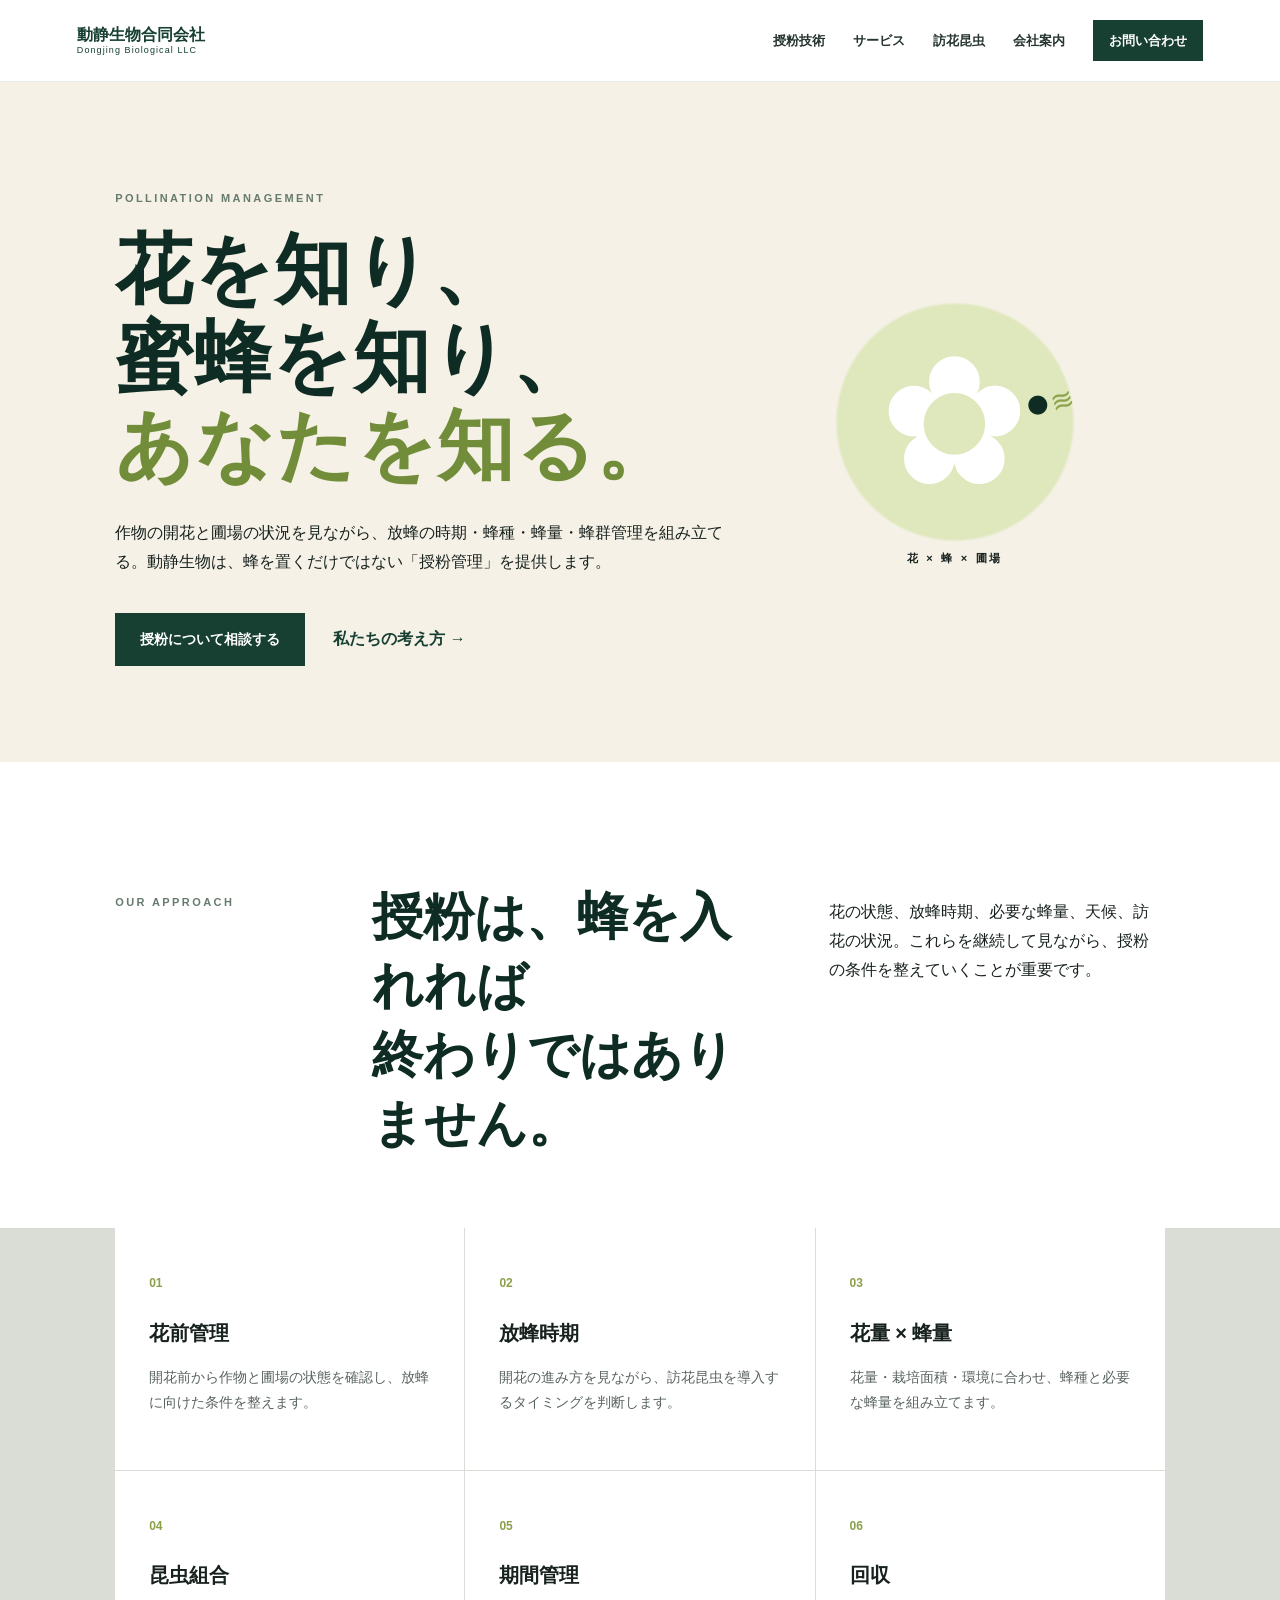
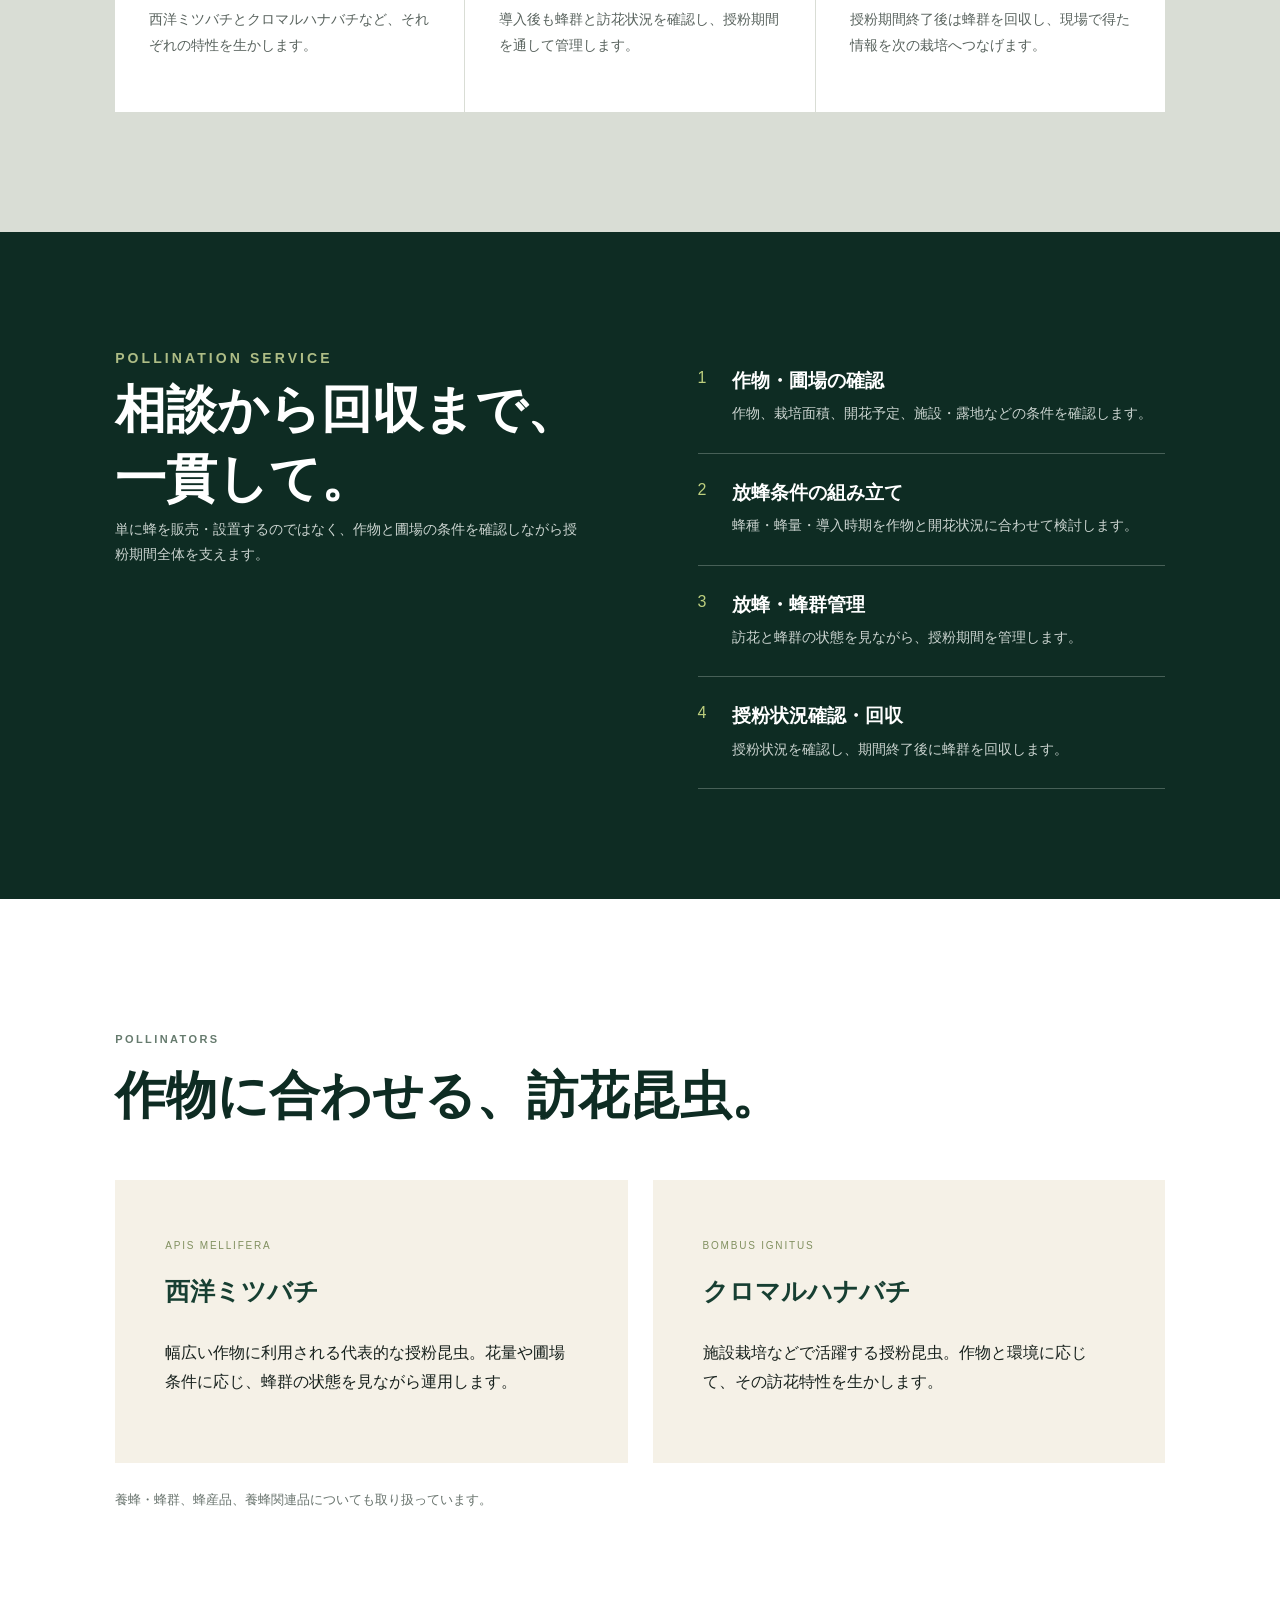
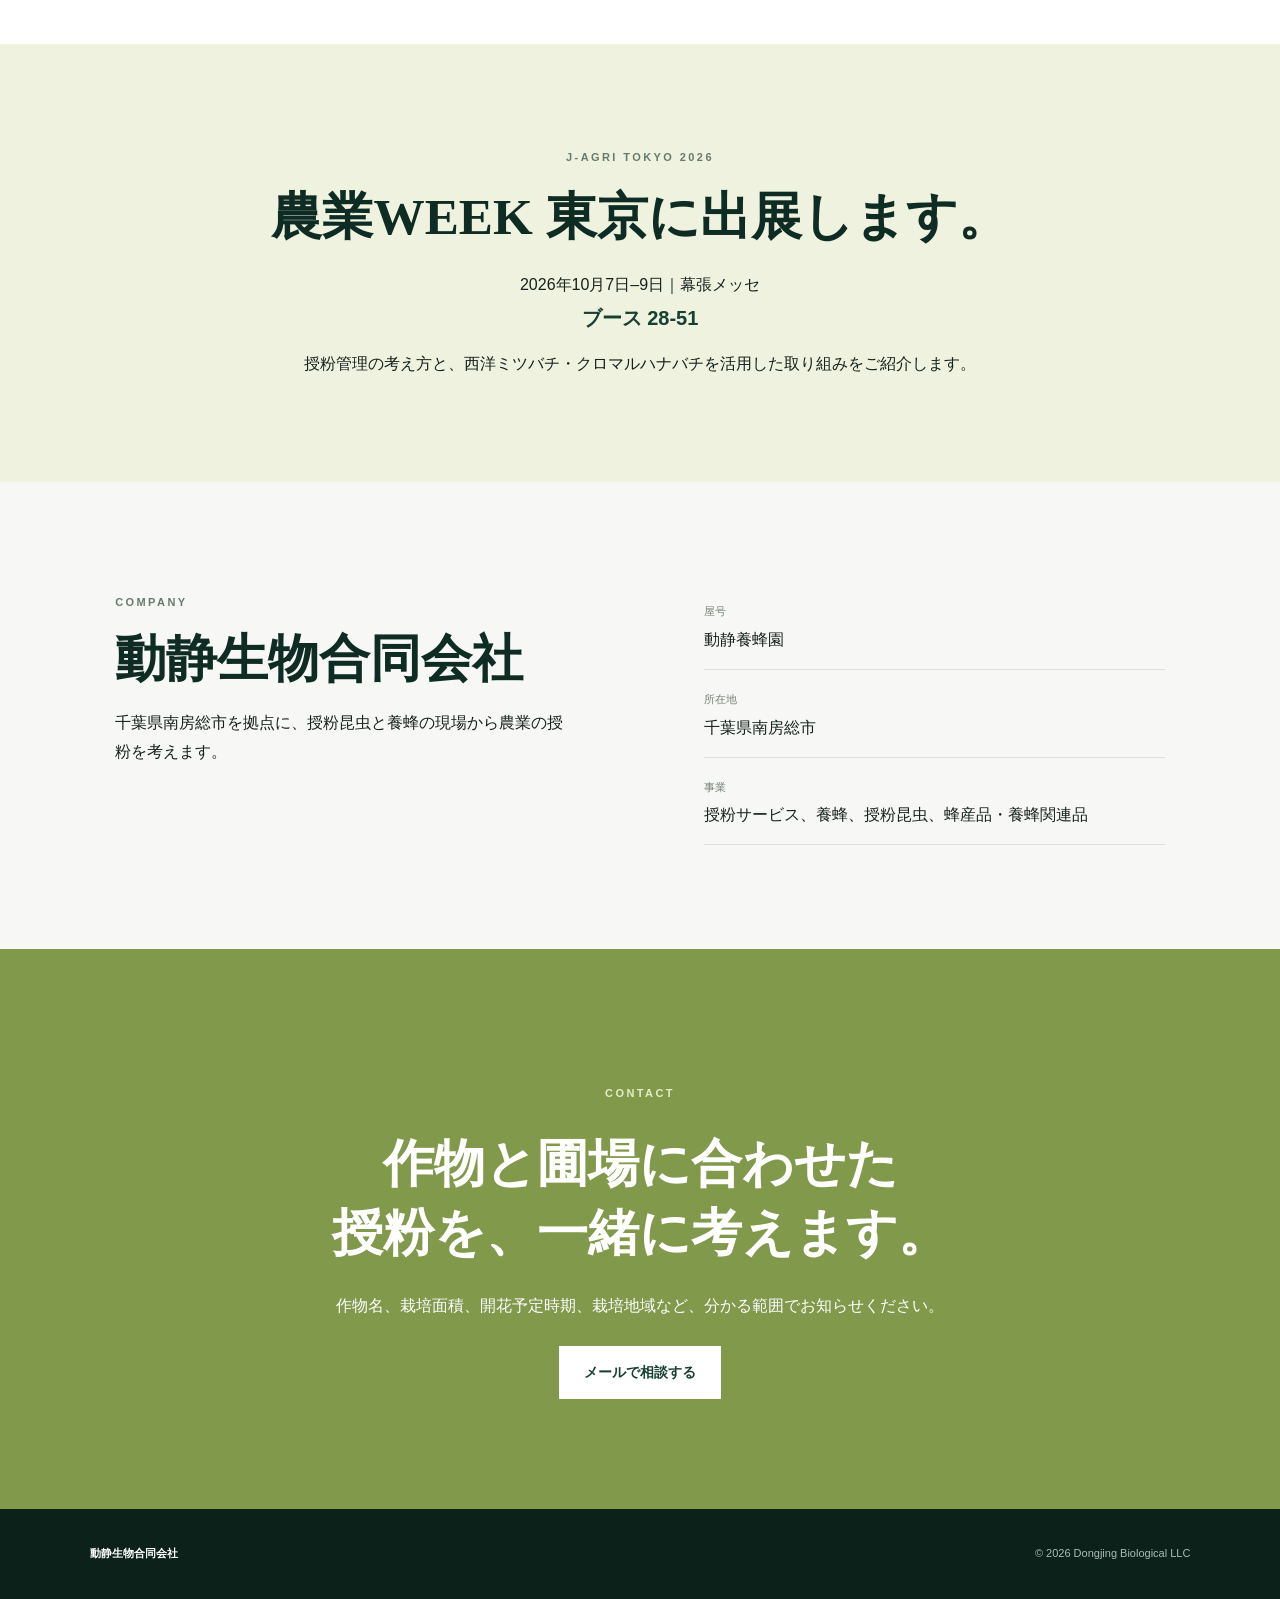
<file: index.html>
<!doctype html>
<html lang="ja"><head><meta charset="utf-8"><meta name="viewport" content="width=device-width,initial-scale=1">
<meta name="description" content="動静生物合同会社｜作物・開花・圃場条件に合わせた授粉技術と訪花昆虫管理">
<title>動静生物合同会社｜授粉技術</title><link rel="stylesheet" href="styles.css"></head>
<body><header class="nav"><a class="brand" href="#top"><span>動静生物合同会社</span><small>Dongjing Biological LLC</small></a><nav><a href="#pollination">授粉技術</a><a href="#process">サービス</a><a href="#bees">訪花昆虫</a><a href="#company">会社案内</a><a class="cta" href="#contact">お問い合わせ</a></nav></header>
<main id="top"><section class="hero"><div class="hero-inner"><p class="eyebrow">POLLINATION MANAGEMENT</p><h1>花を知り、<br>蜜蜂を知り、<br><em>あなたを知る。</em></h1><p class="lead">作物の開花と圃場の状況を見ながら、放蜂の時期・蜂種・蜂量・蜂群管理を組み立てる。動静生物は、蜂を置くだけではない「授粉管理」を提供します。</p><div class="actions"><a class="button" href="#contact">授粉について相談する</a><a class="textlink" href="#pollination">私たちの考え方 →</a></div></div><div class="hero-art"><div class="flower">✿</div><div class="bee">●<span>≋</span></div><p>花 × 蜂 × 圃場</p></div></section>
<section class="intro" id="pollination"><p class="kicker">OUR APPROACH</p><h2>授粉は、蜂を入れれば<br>終わりではありません。</h2><p>花の状態、放蜂時期、必要な蜂量、天候、訪花の状況。これらを継続して見ながら、授粉の条件を整えていくことが重要です。</p></section>
<section class="cards"><article><b>01</b><h3>花前管理</h3><p>開花前から作物と圃場の状態を確認し、放蜂に向けた条件を整えます。</p></article><article><b>02</b><h3>放蜂時期</h3><p>開花の進み方を見ながら、訪花昆虫を導入するタイミングを判断します。</p></article><article><b>03</b><h3>花量 × 蜂量</h3><p>花量・栽培面積・環境に合わせ、蜂種と必要な蜂量を組み立てます。</p></article><article><b>04</b><h3>昆虫組合</h3><p>西洋ミツバチとクロマルハナバチなど、それぞれの特性を生かします。</p></article><article><b>05</b><h3>期間管理</h3><p>導入後も蜂群と訪花状況を確認し、授粉期間を通して管理します。</p></article><article><b>06</b><h3>回収</h3><p>授粉期間終了後は蜂群を回収し、現場で得た情報を次の栽培へつなげます。</p></article></section>
<section class="process" id="process"><div><p class="kicker">POLLINATION SERVICE</p><h2>相談から回収まで、<br>一貫して。</h2><p class="process-lead">単に蜂を販売・設置するのではなく、作物と圃場の条件を確認しながら授粉期間全体を支えます。</p></div><ol><li><span>1</span><div><h3>作物・圃場の確認</h3><p>作物、栽培面積、開花予定、施設・露地などの条件を確認します。</p></div></li><li><span>2</span><div><h3>放蜂条件の組み立て</h3><p>蜂種・蜂量・導入時期を作物と開花状況に合わせて検討します。</p></div></li><li><span>3</span><div><h3>放蜂・蜂群管理</h3><p>訪花と蜂群の状態を見ながら、授粉期間を管理します。</p></div></li><li><span>4</span><div><h3>授粉状況確認・回収</h3><p>授粉状況を確認し、期間終了後に蜂群を回収します。</p></div></li></ol></section>
<section class="bees" id="bees"><p class="kicker">POLLINATORS</p><h2>作物に合わせる、訪花昆虫。</h2><div class="beegrid"><article><span class="species">APIS MELLIFERA</span><h3>西洋ミツバチ</h3><p>幅広い作物に利用される代表的な授粉昆虫。花量や圃場条件に応じ、蜂群の状態を見ながら運用します。</p></article><article><span class="species">BOMBUS IGNITUS</span><h3>クロマルハナバチ</h3><p>施設栽培などで活躍する授粉昆虫。作物と環境に応じて、その訪花特性を生かします。</p></article></div><p class="minor">養蜂・蜂群、蜂産品、養蜂関連品についても取り扱っています。</p></section>
<section class="exhibition"><p class="kicker">J-AGRI TOKYO 2026</p><h2>農業WEEK 東京に出展します。</h2><p>2026年10月7日–9日｜幕張メッセ<br><strong>ブース 28-51</strong></p><p>授粉管理の考え方と、西洋ミツバチ・クロマルハナバチを活用した取り組みをご紹介します。</p></section>
<section class="company" id="company"><div><p class="kicker">COMPANY</p><h2>動静生物合同会社</h2><p>千葉県南房総市を拠点に、授粉昆虫と養蜂の現場から農業の授粉を考えます。</p></div><dl><dt>屋号</dt><dd>動静養蜂園</dd><dt>所在地</dt><dd>千葉県南房総市</dd><dt>事業</dt><dd>授粉サービス、養蜂、授粉昆虫、蜂産品・養蜂関連品</dd></dl></section>
<section class="contact" id="contact"><p class="kicker">CONTACT</p><h2>作物と圃場に合わせた<br>授粉を、一緒に考えます。</h2><p>作物名、栽培面積、開花予定時期、栽培地域など、分かる範囲でお知らせください。</p><a class="button light" href="mailto:dongjingshengwu@gmail.com?subject=授粉についての相談">メールで相談する</a></section></main>
<footer><strong>動静生物合同会社</strong><span>© 2026 Dongjing Biological LLC</span></footer></body></html>
</file>
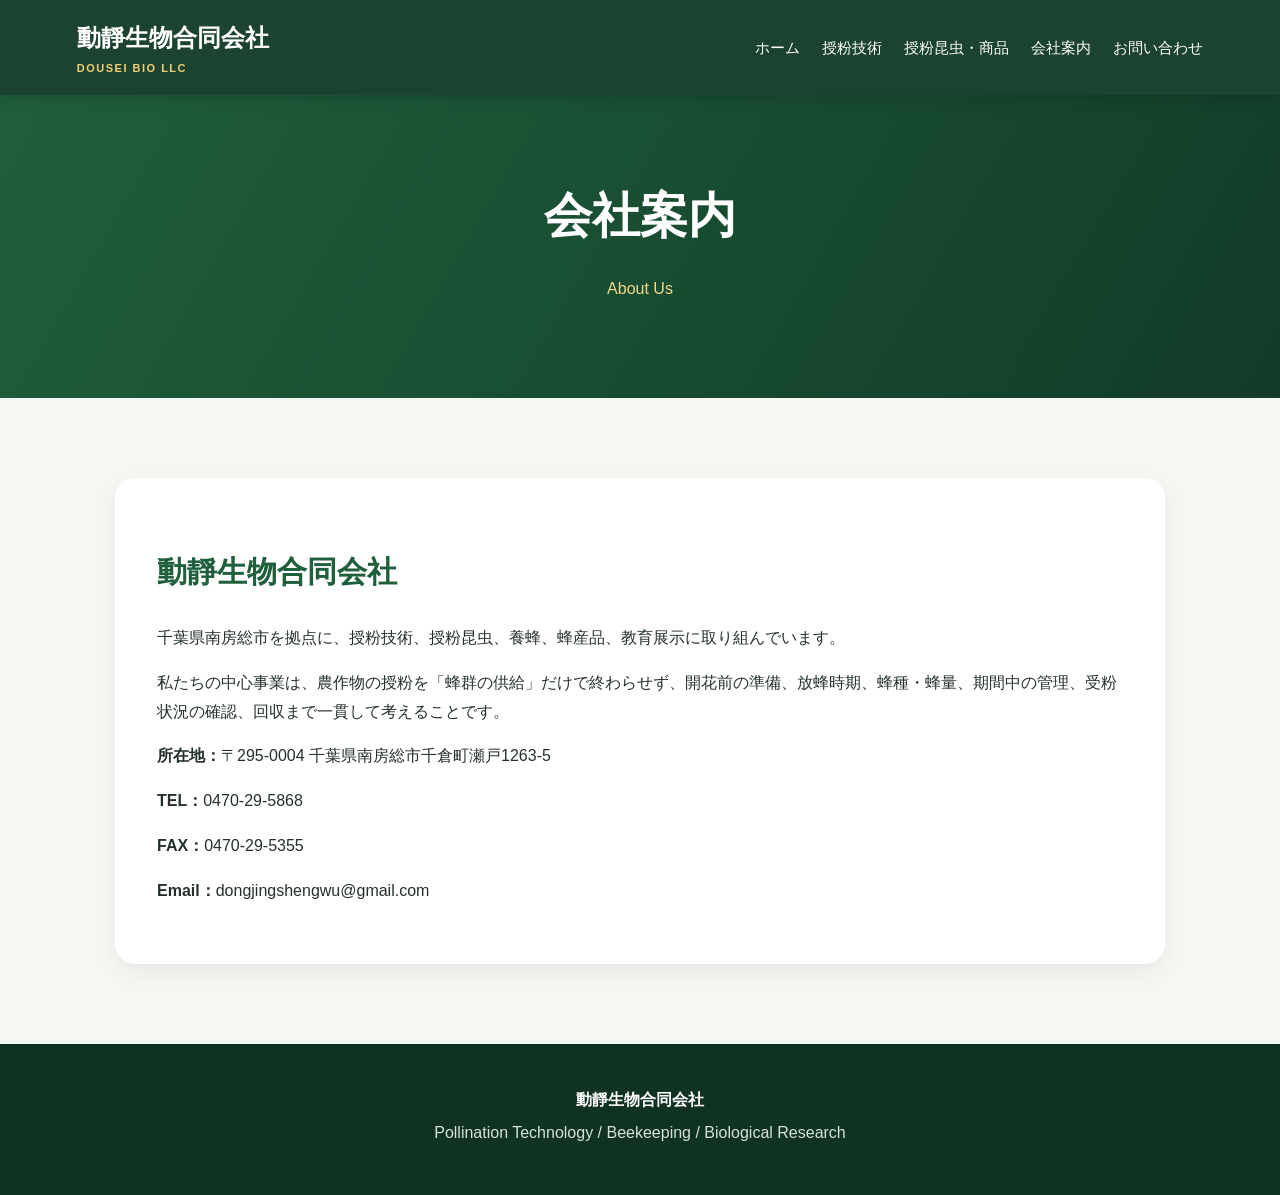
<file: about.html>
<!doctype html><html lang="ja"><head><meta charset="utf-8"><meta name="viewport" content="width=device-width,initial-scale=1"><title>会社案内｜動靜生物合同会社</title><link rel="stylesheet" href="style.css"></head><body><header class="site-header"><div class="logo">動靜生物合同会社<span>DOUSEI BIO LLC</span></div><nav class="nav"><a href="index.html">ホーム</a><a href="service.html">授粉技術</a><a href="products.html">授粉昆虫・商品</a><a href="about.html">会社案内</a><a href="contact.html">お問い合わせ</a></nav></header><section class="page-hero"><h1>会社案内</h1><p>About Us</p></section><section class="section"><div class="content"><h2>動靜生物合同会社</h2><p>千葉県南房総市を拠点に、授粉技術、授粉昆虫、養蜂、蜂産品、教育展示に取り組んでいます。</p><p>私たちの中心事業は、農作物の授粉を「蜂群の供給」だけで終わらせず、開花前の準備、放蜂時期、蜂種・蜂量、期間中の管理、受粉状況の確認、回収まで一貫して考えることです。</p><p><strong>所在地：</strong>〒295-0004 千葉県南房総市千倉町瀬戸1263-5</p><p><strong>TEL：</strong>0470-29-5868</p><p><strong>FAX：</strong>0470-29-5355</p><p><strong>Email：</strong>dongjingshengwu@gmail.com</p></div></section><footer class="footer"><strong>動靜生物合同会社</strong><p>Pollination Technology / Beekeeping / Biological Research</p></footer></body></html>
</file>
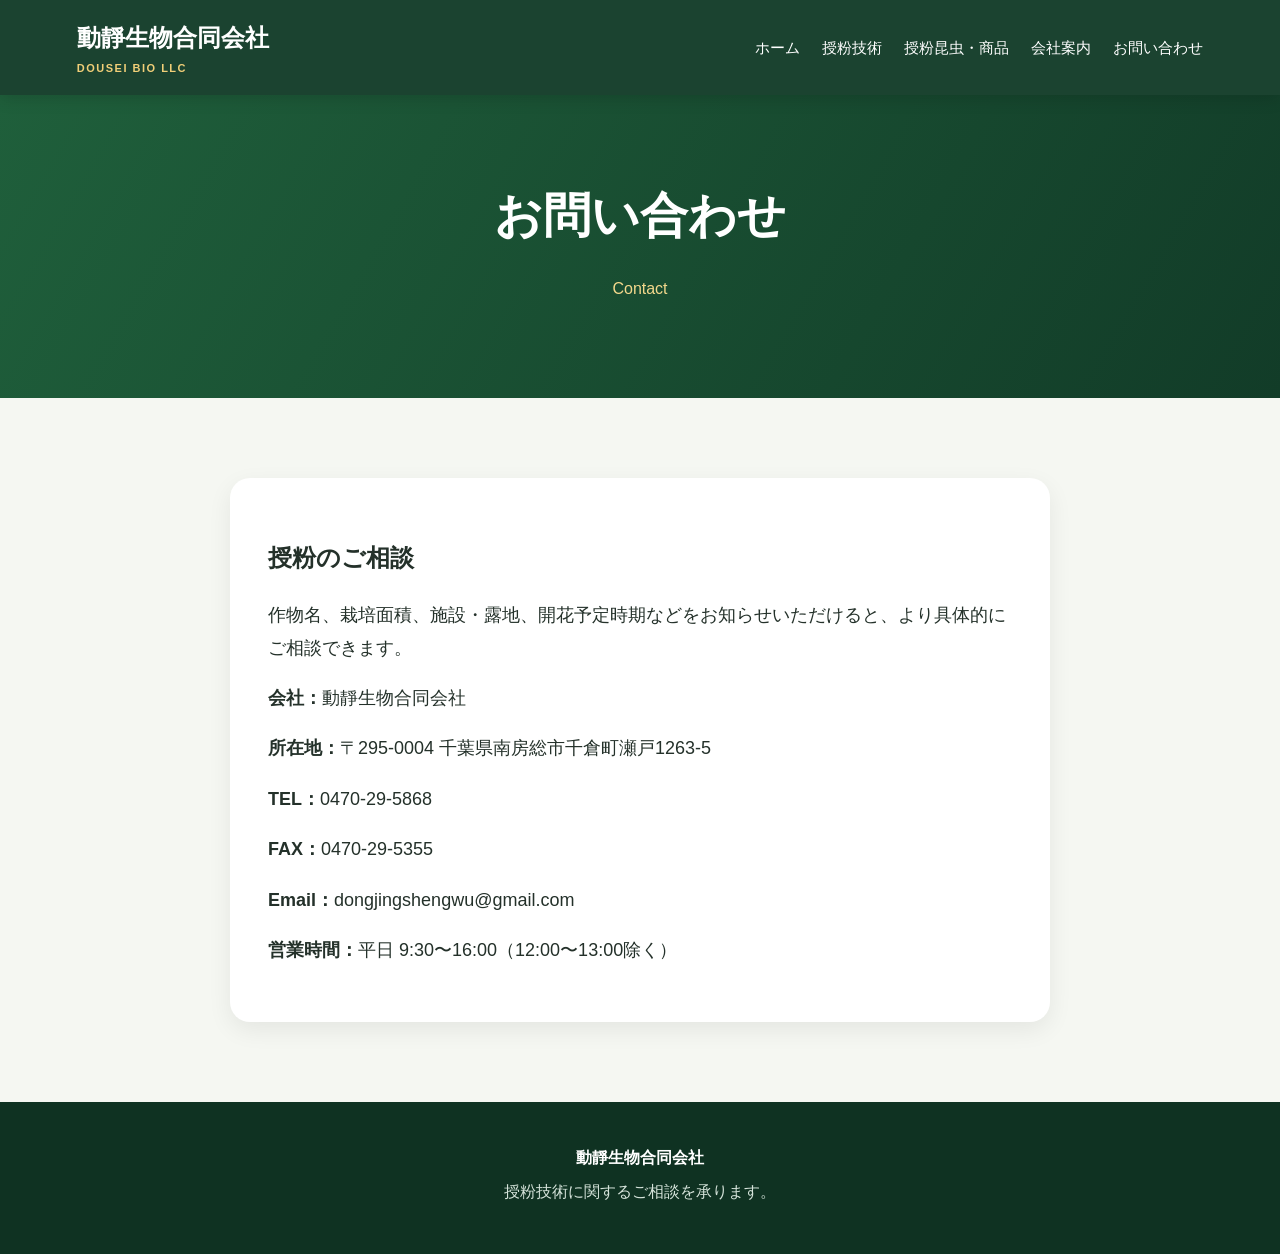
<file: contact.html>
<!doctype html><html lang="ja"><head><meta charset="utf-8"><meta name="viewport" content="width=device-width,initial-scale=1"><title>お問い合わせ｜動靜生物合同会社</title><link rel="stylesheet" href="style.css"></head><body><header class="site-header"><div class="logo">動靜生物合同会社<span>DOUSEI BIO LLC</span></div><nav class="nav"><a href="index.html">ホーム</a><a href="service.html">授粉技術</a><a href="products.html">授粉昆虫・商品</a><a href="about.html">会社案内</a><a href="contact.html">お問い合わせ</a></nav></header><section class="page-hero"><h1>お問い合わせ</h1><p>Contact</p></section><section class="section"><div class="contact-box"><h2>授粉のご相談</h2><p>作物名、栽培面積、施設・露地、開花予定時期などをお知らせいただけると、より具体的にご相談できます。</p><p><strong>会社：</strong>動靜生物合同会社</p><p><strong>所在地：</strong>〒295-0004 千葉県南房総市千倉町瀬戸1263-5</p><p><strong>TEL：</strong>0470-29-5868</p><p><strong>FAX：</strong>0470-29-5355</p><p><strong>Email：</strong><a href="mailto:dongjingshengwu@gmail.com">dongjingshengwu@gmail.com</a></p><p><strong>営業時間：</strong>平日 9:30〜16:00（12:00〜13:00除く）</p></div></section><footer class="footer"><strong>動靜生物合同会社</strong><p>授粉技術に関するご相談を承ります。</p></footer></body></html>
</file>
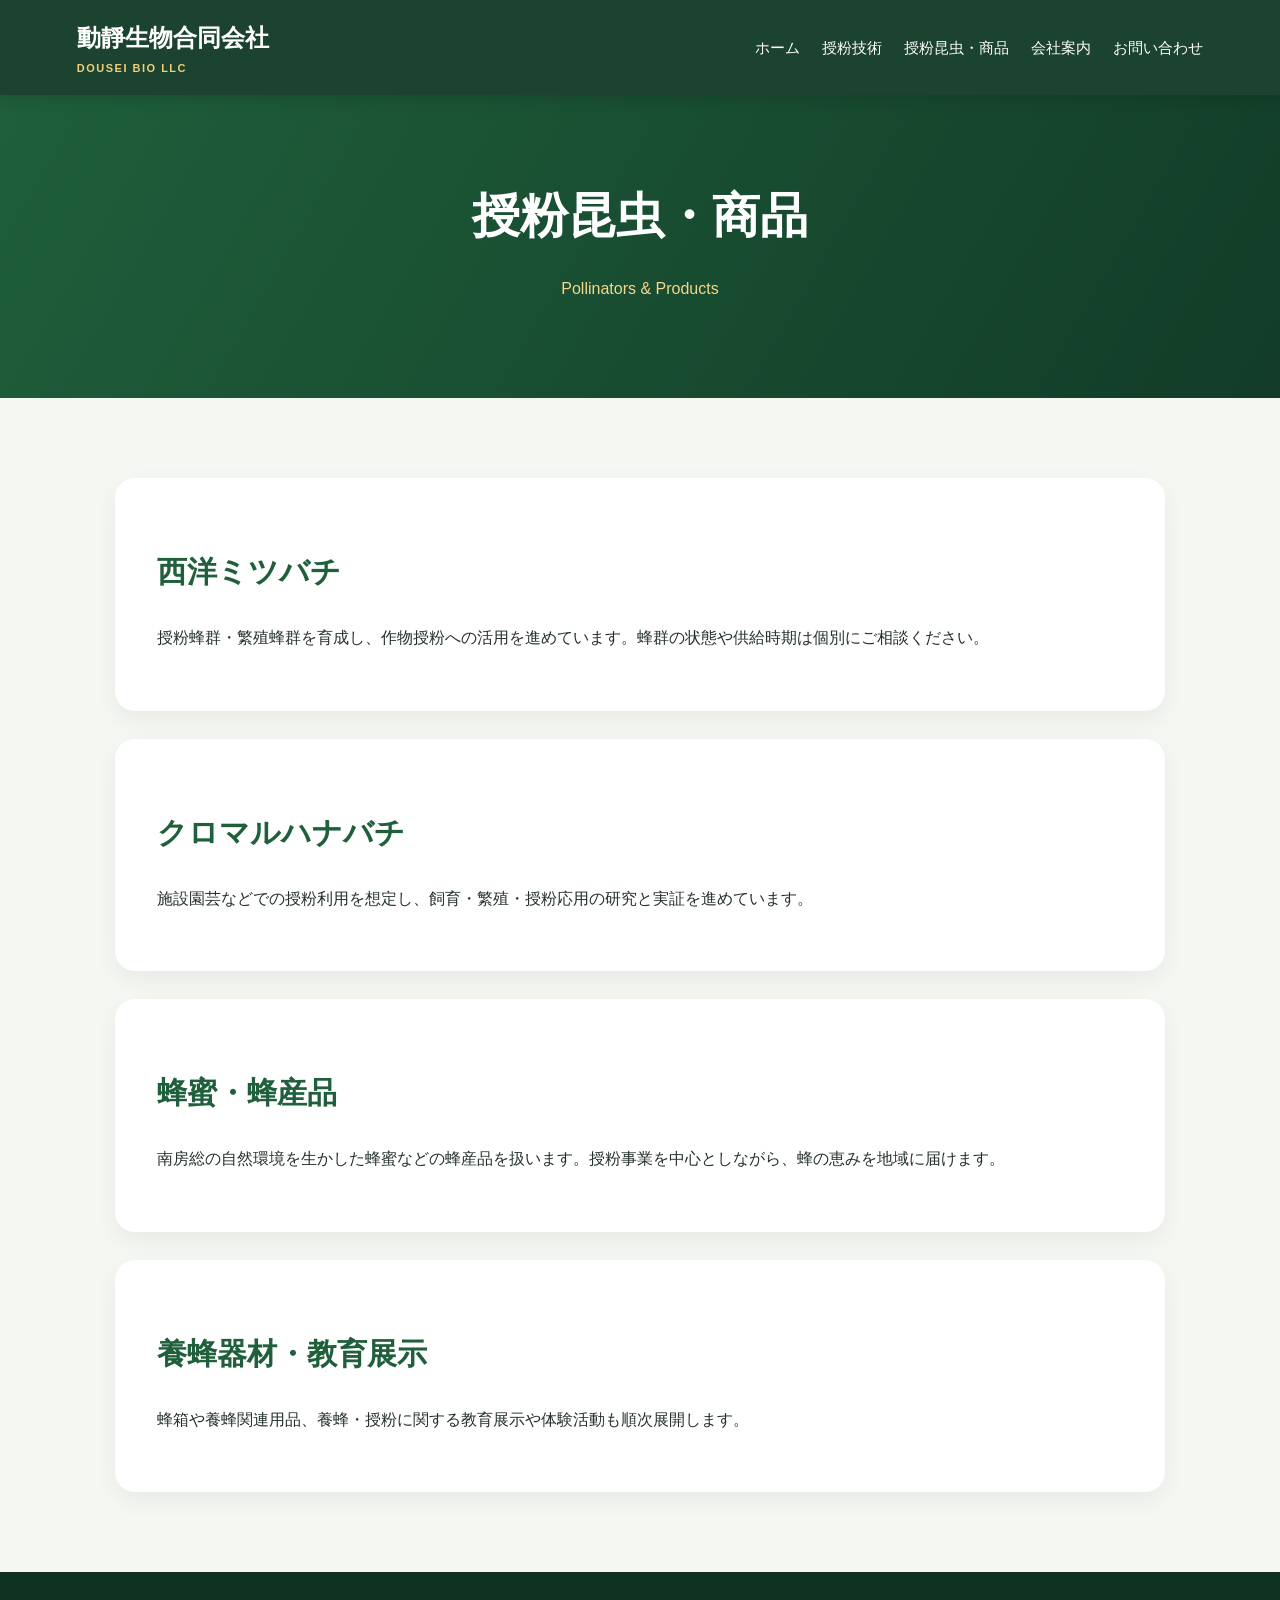
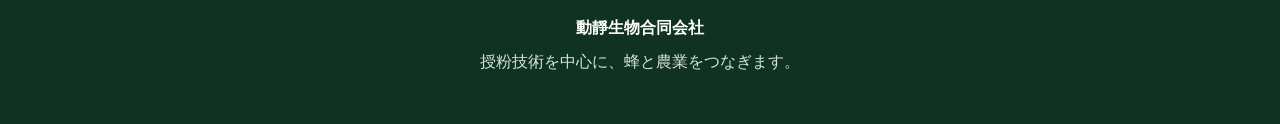
<file: products.html>
<!doctype html><html lang="ja"><head><meta charset="utf-8"><meta name="viewport" content="width=device-width,initial-scale=1"><title>授粉昆虫・商品｜動靜生物合同会社</title><link rel="stylesheet" href="style.css"></head><body><header class="site-header"><div class="logo">動靜生物合同会社<span>DOUSEI BIO LLC</span></div><nav class="nav"><a href="index.html">ホーム</a><a href="service.html">授粉技術</a><a href="products.html">授粉昆虫・商品</a><a href="about.html">会社案内</a><a href="contact.html">お問い合わせ</a></nav></header><section class="page-hero"><h1>授粉昆虫・商品</h1><p>Pollinators & Products</p></section>
<section class="section"><div class="content"><h2>西洋ミツバチ</h2><p>授粉蜂群・繁殖蜂群を育成し、作物授粉への活用を進めています。蜂群の状態や供給時期は個別にご相談ください。</p></div>
<div class="content"><h2>クロマルハナバチ</h2><p>施設園芸などでの授粉利用を想定し、飼育・繁殖・授粉応用の研究と実証を進めています。</p></div>
<div class="content"><h2>蜂蜜・蜂産品</h2><p>南房総の自然環境を生かした蜂蜜などの蜂産品を扱います。授粉事業を中心としながら、蜂の恵みを地域に届けます。</p></div>
<div class="content"><h2>養蜂器材・教育展示</h2><p>蜂箱や養蜂関連用品、養蜂・授粉に関する教育展示や体験活動も順次展開します。</p></div></section><footer class="footer"><strong>動靜生物合同会社</strong><p>授粉技術を中心に、蜂と農業をつなぎます。</p></footer></body></html>
</file>
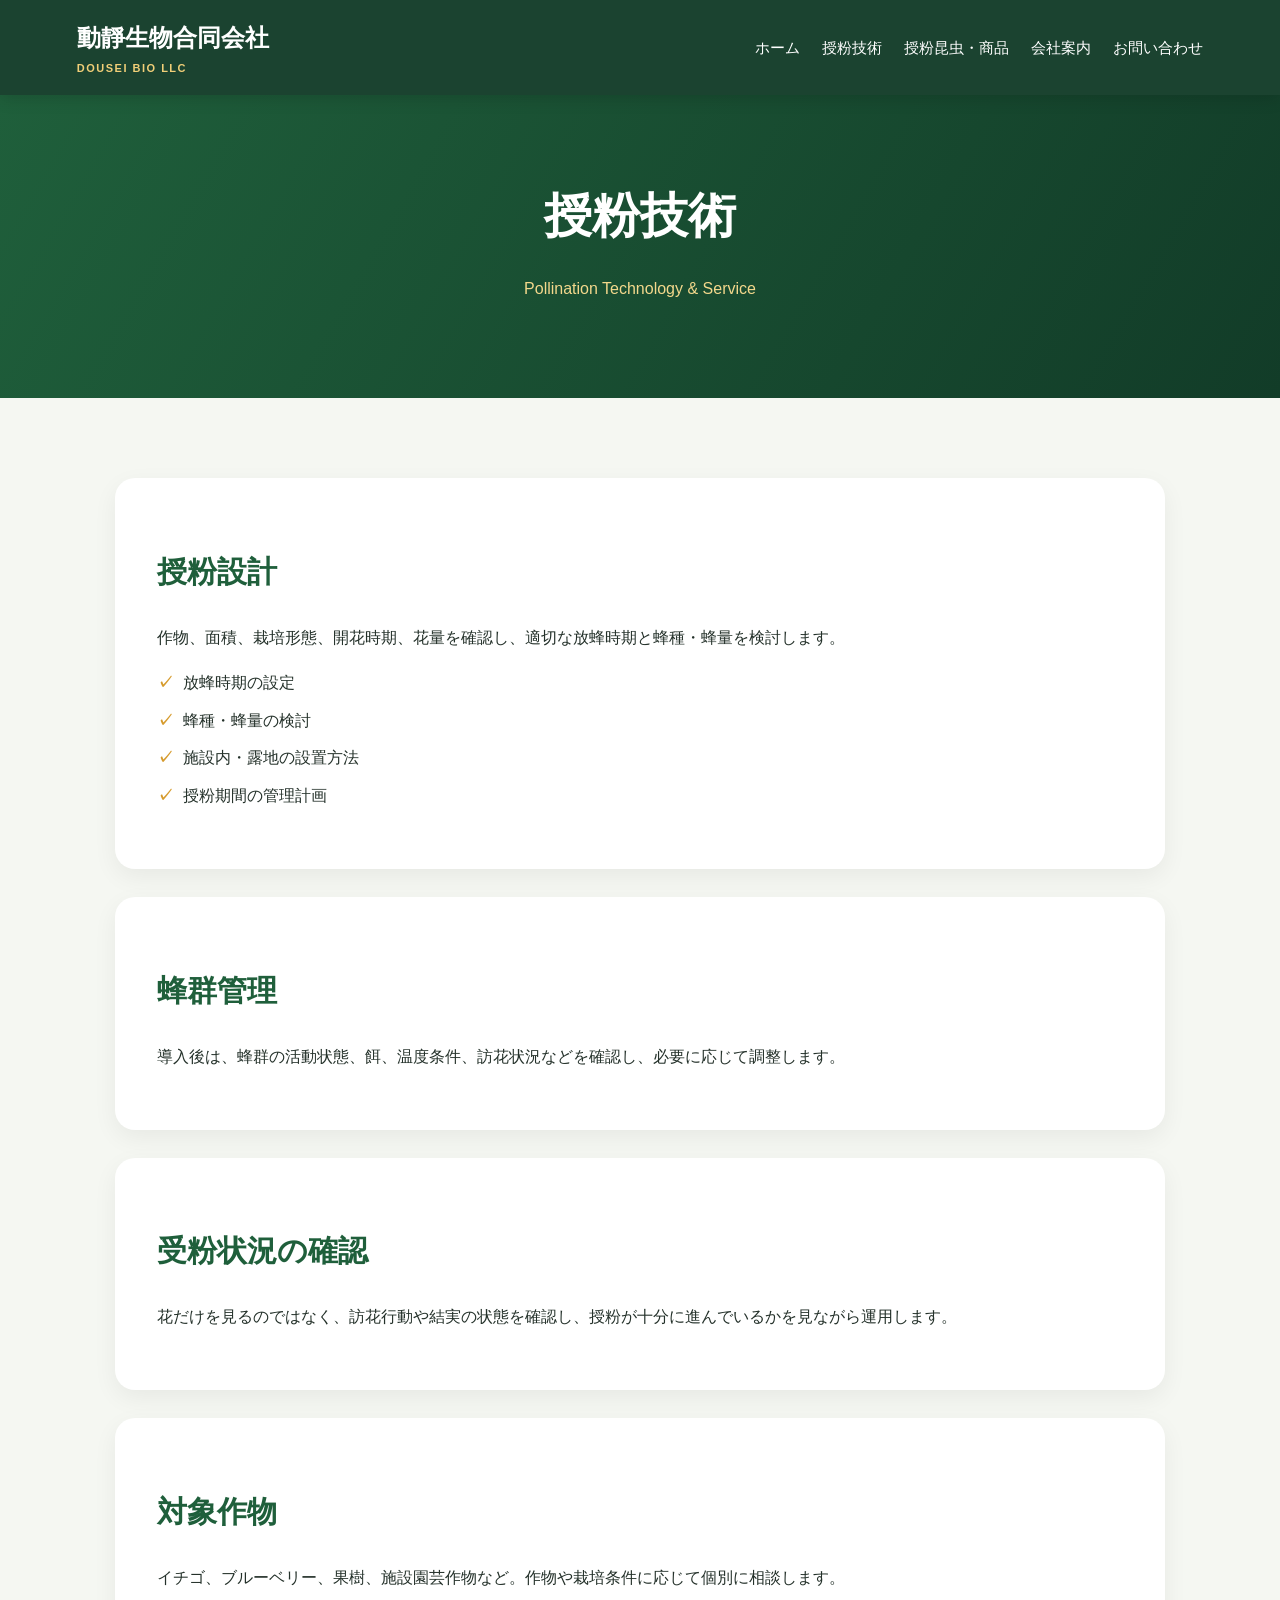
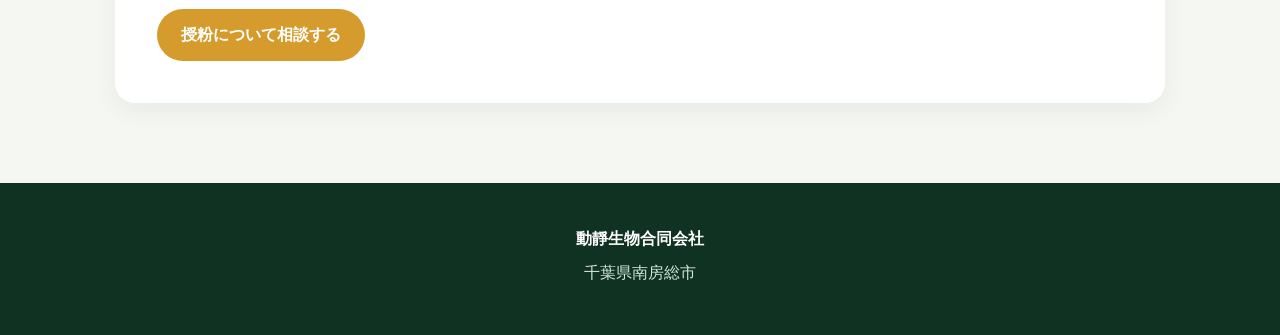
<file: service.html>
<!doctype html><html lang="ja"><head><meta charset="utf-8"><meta name="viewport" content="width=device-width,initial-scale=1"><title>授粉技術｜動靜生物合同会社</title><link rel="stylesheet" href="style.css"></head><body><header class="site-header"><div class="logo">動靜生物合同会社<span>DOUSEI BIO LLC</span></div><nav class="nav"><a href="index.html">ホーム</a><a href="service.html">授粉技術</a><a href="products.html">授粉昆虫・商品</a><a href="about.html">会社案内</a><a href="contact.html">お問い合わせ</a></nav></header><section class="page-hero"><h1>授粉技術</h1><p>Pollination Technology & Service</p></section>
<section class="section"><div class="content"><h2>授粉設計</h2><p>作物、面積、栽培形態、開花時期、花量を確認し、適切な放蜂時期と蜂種・蜂量を検討します。</p><ul class="check"><li>放蜂時期の設定</li><li>蜂種・蜂量の検討</li><li>施設内・露地の設置方法</li><li>授粉期間の管理計画</li></ul></div>
<div class="content"><h2>蜂群管理</h2><p>導入後は、蜂群の活動状態、餌、温度条件、訪花状況などを確認し、必要に応じて調整します。</p></div>
<div class="content"><h2>受粉状況の確認</h2><p>花だけを見るのではなく、訪花行動や結実の状態を確認し、授粉が十分に進んでいるかを見ながら運用します。</p></div>
<div class="content"><h2>対象作物</h2><p>イチゴ、ブルーベリー、果樹、施設園芸作物など。作物や栽培条件に応じて個別に相談します。</p><a class="btn" href="contact.html">授粉について相談する</a></div></section><footer class="footer"><strong>動靜生物合同会社</strong><p>千葉県南房総市</p></footer></body></html>
</file>
<file: styles.css>
:root{--green:#173f32;--deep:#0e2c23;--cream:#f5f1e7;--lime:#b7cb70;--ink:#17211d;--line:#d9ddd5}*{box-sizing:border-box}html{scroll-behavior:smooth}body{margin:0;color:var(--ink);font-family:-apple-system,BlinkMacSystemFont,"Hiragino Kaku Gothic ProN","Yu Gothic",sans-serif;background:#fff;line-height:1.8}.nav{height:82px;display:flex;align-items:center;justify-content:space-between;padding:0 6vw;border-bottom:1px solid #e8ebe7;position:sticky;top:0;background:rgba(255,255,255,.97);z-index:10}.brand{color:var(--green);text-decoration:none;font-weight:700;line-height:1.25}.brand small{display:block;font-size:9px;letter-spacing:.12em;font-weight:500}.nav nav{display:flex;align-items:center;gap:28px}.nav nav a{color:#26352f;text-decoration:none;font-size:13px;font-weight:600}.nav .cta{background:var(--green);color:#fff;padding:9px 16px}.hero{min-height:680px;background:var(--cream);display:grid;grid-template-columns:1.2fr .8fr;padding:90px 9vw;align-items:center;overflow:hidden}.eyebrow,.kicker{font-size:11px;letter-spacing:.22em;font-weight:800;color:#667b6e}.hero h1{font-family:serif;font-size:clamp(48px,6vw,86px);line-height:1.15;margin:18px 0 28px;color:var(--deep);letter-spacing:.02em}.hero h1 em{font-style:normal;color:#728d39}.lead{max-width:650px;font-size:16px}.actions{display:flex;gap:28px;align-items:center;margin-top:36px}.button{display:inline-block;background:var(--green);color:white;text-decoration:none;padding:14px 25px;font-weight:700;font-size:14px}.textlink{color:var(--green);font-weight:700;text-decoration:none}.hero-art{height:450px;position:relative;border-radius:50%;background:radial-gradient(circle,#dfe8bd 0 38%,transparent 39%);display:flex;align-items:center;justify-content:center}.flower{font-size:180px;color:#fff;line-height:1}.bee{position:absolute;font-size:44px;color:var(--deep);transform:rotate(-18deg);right:22%;top:36%}.bee span{font-size:28px;color:#8ca34b}.hero-art p{position:absolute;bottom:15%;letter-spacing:.25em;font-size:11px;font-weight:700}.intro{padding:120px 9vw 70px;display:grid;grid-template-columns:.6fr 1.2fr 1fr;gap:55px;align-items:start}.intro h2,.process h2,.bees h2,.company h2,.contact h2,.exhibition h2{font-family:serif;font-size:clamp(34px,4vw,55px);line-height:1.35;margin:0;color:var(--deep)}.cards{padding:0 9vw 120px;display:grid;grid-template-columns:repeat(3,1fr);gap:1px;background:var(--line)}.cards article{background:white;padding:40px 34px;min-height:230px}.cards b{color:#8aa04b;font-size:12px}.cards h3{font-size:20px;margin:18px 0 10px}.cards p{font-size:14px;color:#59635e}.process{background:var(--deep);color:#fff;padding:110px 9vw;display:grid;grid-template-columns:1fr 1fr;gap:9vw}.process .kicker{color:#aebd86}.process h2{color:#fff}.process-lead{max-width:480px;color:#cbd4d0}.process ol{list-style:none;padding:0;margin:0}.process li{display:flex;gap:25px;padding:22px 0;border-bottom:1px solid #476057}.process li span{color:#bdcf7e}.process h3{margin:0}.process p{margin:4px 0;color:#cbd4d0;font-size:14px}.bees{padding:120px 9vw}.beegrid{display:grid;grid-template-columns:1fr 1fr;gap:25px;margin-top:50px}.beegrid article{background:var(--cream);padding:50px}.species{font-size:10px;letter-spacing:.18em;color:#819060}.beegrid h3{font-size:25px;color:var(--green);margin-top:10px}.minor{font-size:13px;color:#68736d;margin-top:25px}.exhibition{padding:90px 9vw;background:#eef2df;text-align:center}.exhibition h2{margin-bottom:20px}.exhibition p{max-width:680px;margin:14px auto}.exhibition strong{color:var(--green);font-size:20px}.company{padding:100px 9vw;background:#f7f8f5;display:grid;grid-template-columns:1fr 1fr;gap:10vw}.company dl{margin:0}.company dt{font-size:11px;color:#758078;margin-top:20px}.company dd{margin:4px 0;padding-bottom:14px;border-bottom:1px solid #dce1dc}.contact{text-align:center;background:#80994b;color:white;padding:110px 8vw}.contact .kicker{color:#e4edc7}.contact h2{color:white}.contact p{margin:25px auto;max-width:620px}.button.light{background:white;color:var(--green)}footer{background:#0b211a;color:#aebcb6;padding:35px 7vw;display:flex;justify-content:space-between;font-size:11px}footer strong{color:white}@media(max-width:800px){.nav{height:72px;padding:0 5vw}.brand span{font-size:14px}.brand small{font-size:8px}.nav nav{gap:0}.nav nav a:not(.cta){display:none}.nav .cta{padding:10px 14px;font-size:12px}.hero{min-height:auto;grid-template-columns:1fr;padding:68px 7vw 45px}.hero h1{font-size:clamp(43px,13vw,62px);line-height:1.2;margin:15px 0 25px}.lead{font-size:15px;line-height:2}.hero-art{height:220px;margin-top:30px}.flower{font-size:105px}.intro{grid-template-columns:1fr;padding:75px 7vw 45px;gap:15px}.intro h2,.process h2,.bees h2,.company h2,.contact h2,.exhibition h2{font-size:34px}.cards{grid-template-columns:1fr;padding:0 7vw 75px;background:white}.cards article{border-top:1px solid var(--line);padding:28px 5px;min-height:auto}.process,.company{grid-template-columns:1fr;padding:75px 7vw;gap:35px}.beegrid{grid-template-columns:1fr;margin-top:35px}.beegrid article{padding:35px 28px}.bees{padding:75px 7vw}.exhibition{padding:70px 7vw}.contact{padding:75px 7vw}.actions{align-items:flex-start;flex-direction:column;gap:15px}.button{padding:14px 20px}footer{gap:15px;flex-direction:column}}

/* Exhibition board gallery */
.board-gallery{padding:110px 9vw;background:#fff}.board-gallery-head{max-width:760px;margin-bottom:45px}.board-gallery-head p:last-child{color:#5d6963}.boardgrid{display:grid;grid-template-columns:repeat(3,1fr);gap:22px}.board{margin:0;background:var(--cream);border:1px solid #e2e5df;overflow:hidden}.board img{display:block;width:100%;aspect-ratio:4/5;object-fit:cover;background:#edf0e7}.board figcaption{padding:15px 18px;font-size:13px;font-weight:700;color:var(--green)}.hero-board{margin-top:38px;padding:18px;background:#fff;border:1px solid #dde2d9}.hero-board img{display:block;width:100%;height:auto}.hero-board small{display:block;margin-top:9px;color:#68736d}@media(max-width:800px){.board-gallery{padding:75px 7vw}.boardgrid{grid-template-columns:1fr 1fr;gap:12px}.board figcaption{padding:11px 12px;font-size:12px}}@media(max-width:520px){.boardgrid{grid-template-columns:1fr}}
</file>
<file: style.css>
:root{--green:#1f5f3b;--deep:#123c28;--light:#f5f7f2;--gold:#d69b2d;--ink:#24312a;--muted:#68736d;--white:#fff}
*{box-sizing:border-box}html{scroll-behavior:smooth}body{margin:0;font-family:"Hiragino Kaku Gothic ProN","Yu Gothic",Meiryo,sans-serif;color:var(--ink);background:var(--light);line-height:1.8}a{text-decoration:none;color:inherit}img{max-width:100%;display:block}
.site-header{position:sticky;top:0;z-index:20;background:rgba(18,60,40,.96);color:#fff;display:flex;justify-content:space-between;align-items:center;padding:16px 6%;box-shadow:0 3px 16px rgba(0,0,0,.15)}.logo{font-size:24px;font-weight:800}.logo span{display:block;font-size:11px;letter-spacing:1.5px;color:#f1cf78}.nav{display:flex;gap:22px;font-size:15px}.nav a:hover{color:#f1cf78}
.hero{min-height:650px;background:linear-gradient(rgba(10,35,22,.55),rgba(10,35,22,.55)),url("https://douseiseibutsu.com/images/honeybee.jpg") center/cover no-repeat;display:flex;align-items:center;padding:70px 7%;color:#fff}.hero-inner{max-width:850px}.eyebrow{font-size:15px;letter-spacing:.15em;color:#f1cf78;font-weight:700}.hero h1{font-size:58px;line-height:1.25;margin:10px 0 18px}.hero p{font-size:22px;max-width:760px}.actions{display:flex;gap:14px;flex-wrap:wrap;margin-top:28px}.btn{display:inline-block;padding:12px 24px;border-radius:999px;font-weight:700;background:var(--gold);color:#fff}.btn.secondary{background:transparent;border:1px solid rgba(255,255,255,.8)}.section{padding:80px 7%}.section.white{background:#fff}.section-title{text-align:center;max-width:800px;margin:0 auto 42px}.section-title small{color:var(--gold);font-weight:700;letter-spacing:.12em}.section-title h2{font-size:40px;color:var(--green);margin:8px 0}.section-title p{color:var(--muted)}
.grid{display:grid;grid-template-columns:repeat(4,1fr);gap:22px;max-width:1180px;margin:0 auto}.card{background:#fff;border-radius:18px;padding:28px;box-shadow:0 8px 24px rgba(0,0,0,.07)}.card h3{color:var(--green);font-size:23px;margin:10px 0}.num{width:42px;height:42px;border-radius:50%;display:grid;place-items:center;background:#eef4ef;color:var(--green);font-weight:800}.card p{color:#4e5a53}
.feature{display:grid;grid-template-columns:1.05fr .95fr;gap:38px;max-width:1180px;margin:0 auto;align-items:center}.feature img{border-radius:20px;min-height:380px;object-fit:cover;width:100%}.feature h2{font-size:38px;color:var(--green);margin:0 0 14px}.check{padding:0;list-style:none}.check li{margin:9px 0}.check li:before{content:"✓";color:var(--gold);font-weight:900;margin-right:10px}
.band{background:var(--deep);color:#fff}.band .section-title h2{color:#fff}.band .section-title p{color:#d8e6dd}.band .card{background:#1d4b35;color:#fff;box-shadow:none}.band .card h3{color:#fff}.band .card p{color:#dbe9e0}
.page-hero{background:linear-gradient(120deg,var(--green),var(--deep));color:#fff;text-align:center;padding:78px 20px}.page-hero h1{font-size:48px;margin:0 0 8px}.page-hero p{color:#f3d88c}
.content{max-width:1050px;margin:0 auto;background:#fff;border-radius:20px;padding:42px;box-shadow:0 8px 24px rgba(0,0,0,.06)}.content h2{color:var(--green);font-size:30px}.content+.content{margin-top:28px}.contact-box{max-width:820px;margin:0 auto;background:#fff;border-radius:20px;padding:38px;box-shadow:0 8px 24px rgba(0,0,0,.07)}.contact-box p{font-size:18px}.footer{background:#0f3222;color:#fff;text-align:center;padding:42px 20px}.footer p{margin:5px 0;color:#d5e3da}
@media(max-width:900px){.site-header{display:block;text-align:center}.nav{justify-content:center;flex-wrap:wrap;margin-top:12px}.hero h1{font-size:44px}.grid{grid-template-columns:repeat(2,1fr)}.feature{grid-template-columns:1fr}.feature img{min-height:280px}}
@media(max-width:560px){.hero{min-height:560px;padding:52px 6%}.hero h1{font-size:34px}.hero p{font-size:18px}.grid{grid-template-columns:1fr}.section{padding:58px 6%}.section-title h2,.page-hero h1{font-size:32px}.content{padding:28px}.nav{gap:12px}.nav a{font-size:13px}}
</file>
